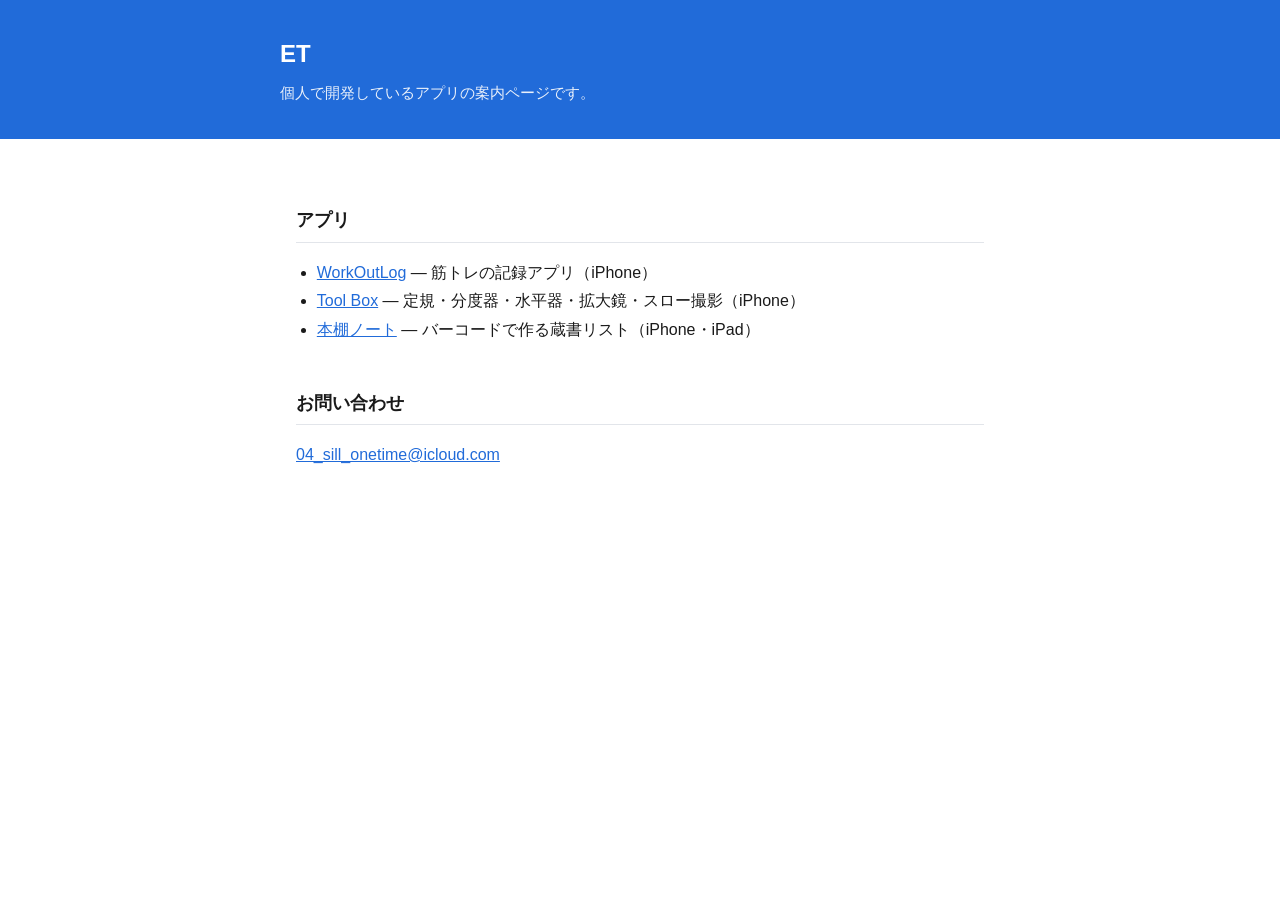
<file: index.html>
<!doctype html>
<html lang="ja">
<head>
<meta charset="utf-8">
<meta name="viewport" content="width=device-width, initial-scale=1">
<title>ET のアプリ</title>
<link rel="stylesheet" href="/style.css">
</head>
<body>
<header><div class="inner">
  <h1>ET</h1>
  <p>個人で開発しているアプリの案内ページです。</p>
</div></header>
<main>
  <h2>アプリ</h2>
  <ul>
    <li><a href="/workoutlog/">WorkOutLog</a> — 筋トレの記録アプリ（iPhone）</li>
    <li><a href="/toolbox/">Tool Box</a> — 定規・分度器・水平器・拡大鏡・スロー撮影（iPhone）</li>
    <li><a href="/bookshelf/">本棚ノート</a> — バーコードで作る蔵書リスト（iPhone・iPad）</li>
  </ul>
  <h2>お問い合わせ</h2>
  <p><a href="mailto:04_sill_onetime@icloud.com">04_sill_onetime@icloud.com</a></p>
</main>
</body>
</html>
</file>
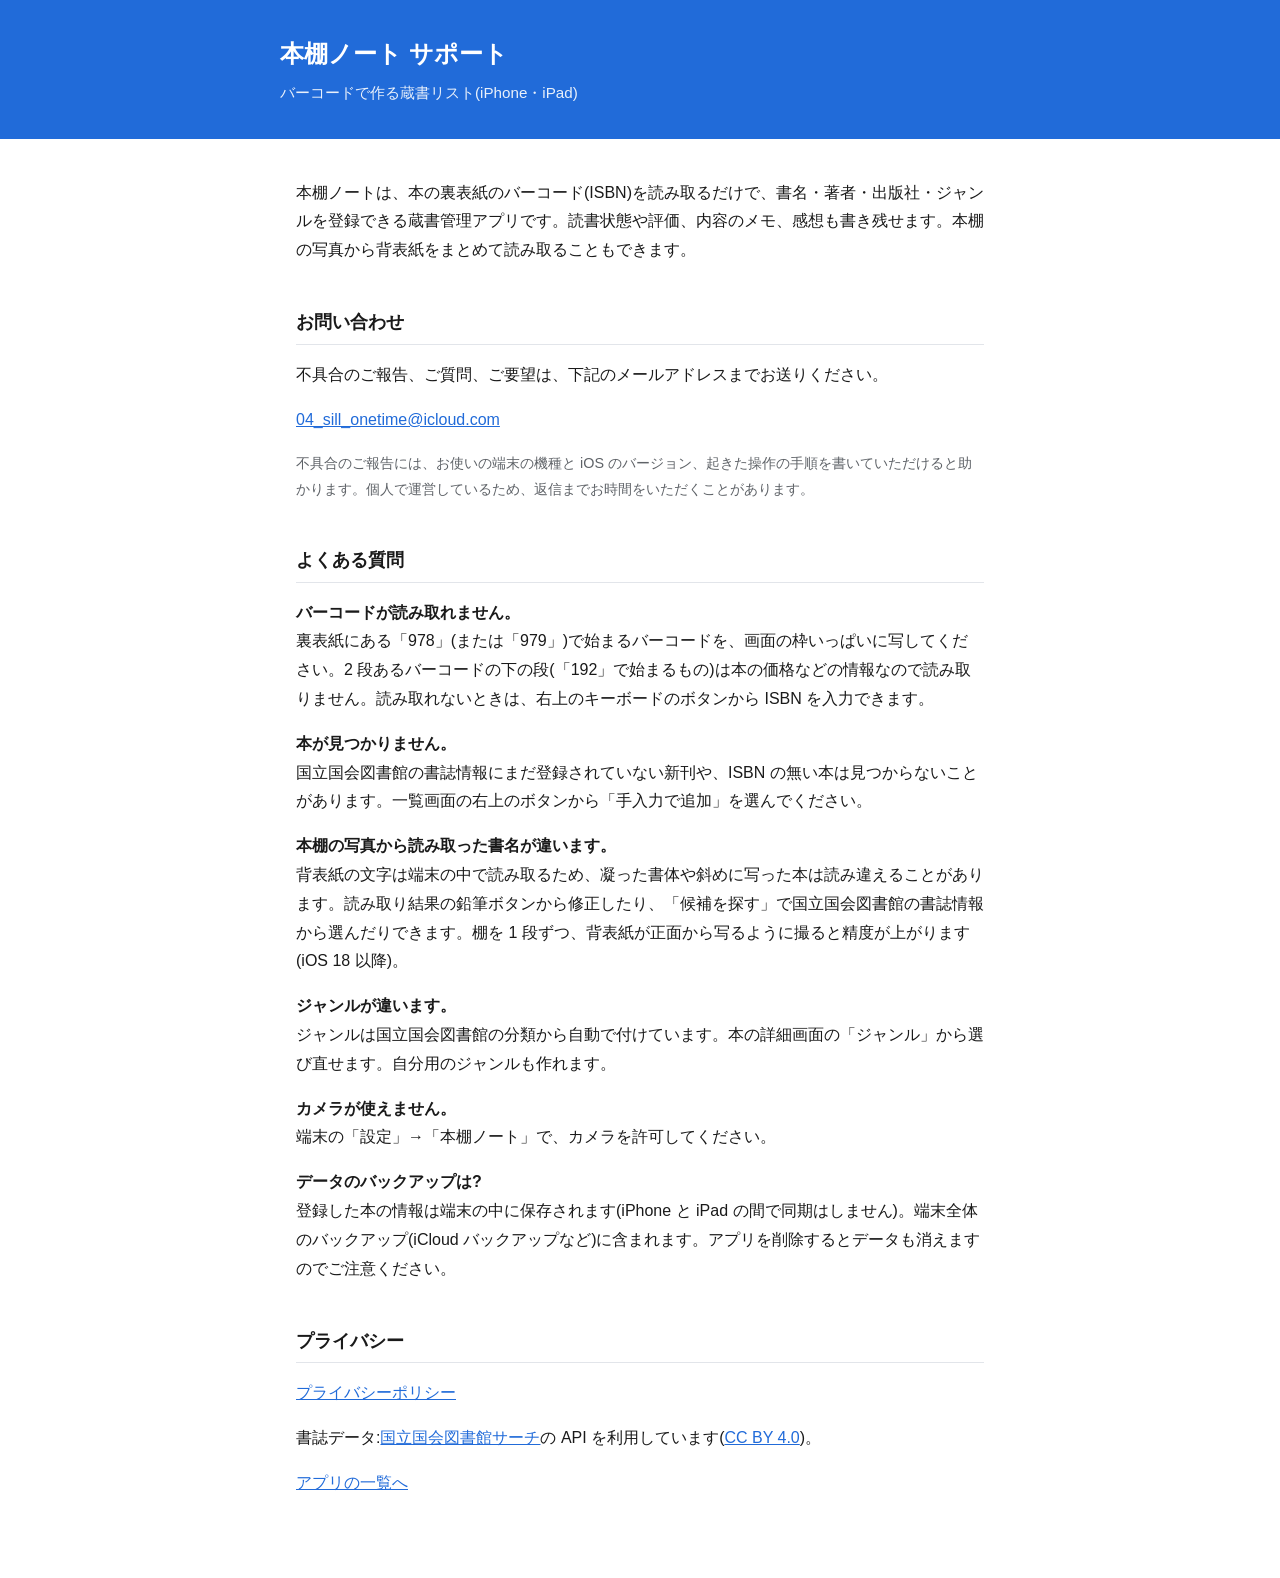
<file: bookshelf/index.html>
<!doctype html>
<html lang="ja">
<head>
<meta charset="utf-8">
<meta name="viewport" content="width=device-width, initial-scale=1">
<title>本棚ノート サポート</title>
<meta name="description" content="iPhone・iPad アプリ 本棚ノートのサポートページです。">
<link rel="stylesheet" href="/style.css">
</head>
<body>
<header><div class="inner">
  <h1>本棚ノート サポート</h1>
  <p>バーコードで作る蔵書リスト(iPhone・iPad)</p>
</div></header>
<main>
  <p>本棚ノートは、本の裏表紙のバーコード(ISBN)を読み取るだけで、書名・著者・出版社・ジャンルを登録できる蔵書管理アプリです。読書状態や評価、内容のメモ、感想も書き残せます。本棚の写真から背表紙をまとめて読み取ることもできます。</p>

  <h2>お問い合わせ</h2>
  <p>不具合のご報告、ご質問、ご要望は、下記のメールアドレスまでお送りください。</p>
  <p><a href="mailto:04_sill_onetime@icloud.com?subject=%E6%9C%AC%E6%A3%9A%E3%83%8E%E3%83%BC%E3%83%88%E3%81%AB%E3%81%A4%E3%81%84%E3%81%A6">04_sill_onetime@icloud.com</a></p>
  <p class="note">不具合のご報告には、お使いの端末の機種と iOS のバージョン、起きた操作の手順を書いていただけると助かります。個人で運営しているため、返信までお時間をいただくことがあります。</p>

  <h2>よくある質問</h2>
  <p><strong>バーコードが読み取れません。</strong><br>
  裏表紙にある「978」(または「979」)で始まるバーコードを、画面の枠いっぱいに写してください。2 段あるバーコードの下の段(「192」で始まるもの)は本の価格などの情報なので読み取りません。読み取れないときは、右上のキーボードのボタンから ISBN を入力できます。</p>
  <p><strong>本が見つかりません。</strong><br>
  国立国会図書館の書誌情報にまだ登録されていない新刊や、ISBN の無い本は見つからないことがあります。一覧画面の右上のボタンから「手入力で追加」を選んでください。</p>
  <p><strong>本棚の写真から読み取った書名が違います。</strong><br>
  背表紙の文字は端末の中で読み取るため、凝った書体や斜めに写った本は読み違えることがあります。読み取り結果の鉛筆ボタンから修正したり、「候補を探す」で国立国会図書館の書誌情報から選んだりできます。棚を 1 段ずつ、背表紙が正面から写るように撮ると精度が上がります(iOS 18 以降)。</p>
  <p><strong>ジャンルが違います。</strong><br>
  ジャンルは国立国会図書館の分類から自動で付けています。本の詳細画面の「ジャンル」から選び直せます。自分用のジャンルも作れます。</p>
  <p><strong>カメラが使えません。</strong><br>
  端末の「設定」→「本棚ノート」で、カメラを許可してください。</p>
  <p><strong>データのバックアップは?</strong><br>
  登録した本の情報は端末の中に保存されます(iPhone と iPad の間で同期はしません)。端末全体のバックアップ(iCloud バックアップなど)に含まれます。アプリを削除するとデータも消えますのでご注意ください。</p>

  <h2>プライバシー</h2>
  <p><a href="/bookshelf/privacy.html">プライバシーポリシー</a></p>
  <p>書誌データ:<a href="https://ndlsearch.ndl.go.jp/">国立国会図書館サーチ</a>の API を利用しています(<a href="https://creativecommons.org/licenses/by/4.0/legalcode.ja">CC BY 4.0</a>)。</p>
  <p><a href="/">アプリの一覧へ</a></p>
</main>
</body>
</html>
</file>
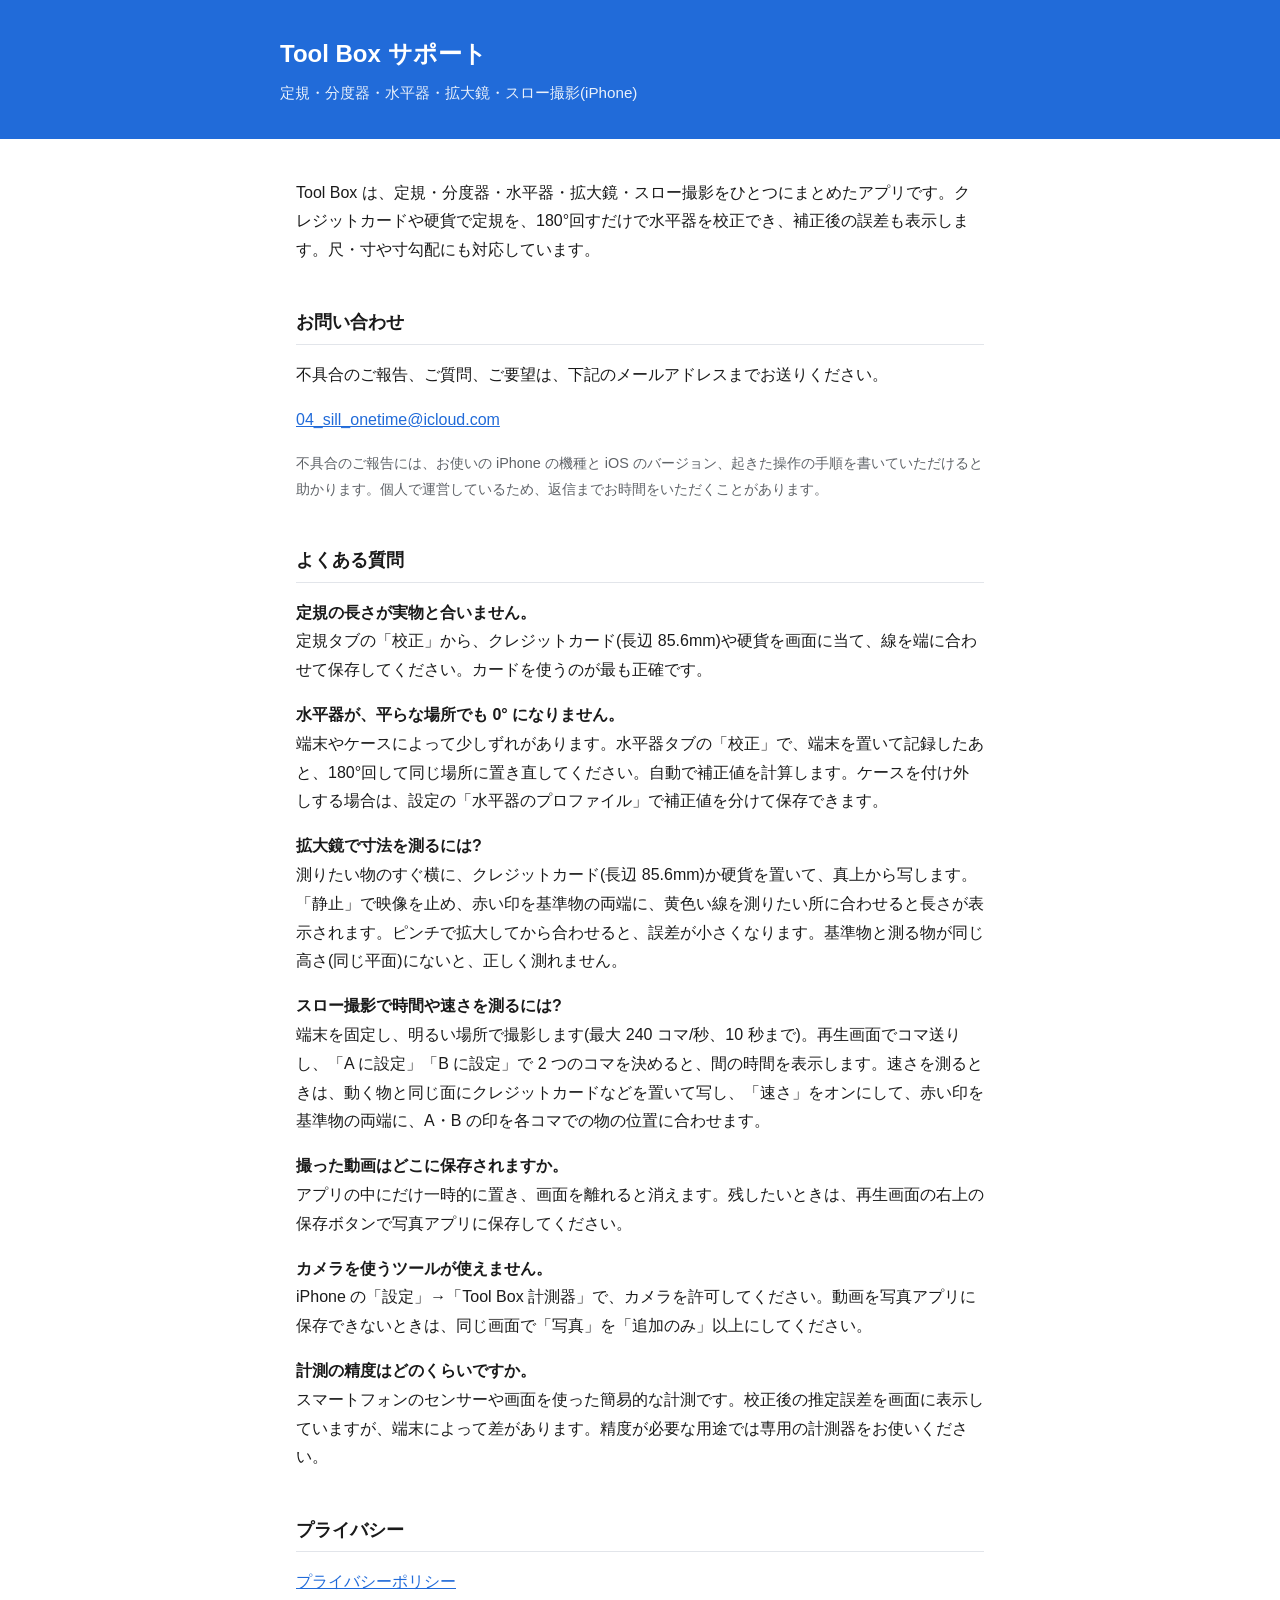
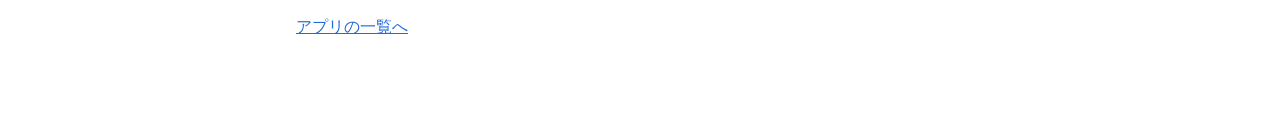
<file: toolbox/index.html>
<!doctype html>
<html lang="ja">
<head>
<meta charset="utf-8">
<meta name="viewport" content="width=device-width, initial-scale=1">
<title>Tool Box サポート</title>
<meta name="description" content="iPhone アプリ Tool Box 定規・分度器・水平器のサポートページです。">
<link rel="stylesheet" href="/style.css">
</head>
<body>
<header><div class="inner">
  <h1>Tool Box サポート</h1>
  <p>定規・分度器・水平器・拡大鏡・スロー撮影(iPhone)</p>
</div></header>
<main>
  <p>Tool Box は、定規・分度器・水平器・拡大鏡・スロー撮影をひとつにまとめたアプリです。クレジットカードや硬貨で定規を、180°回すだけで水平器を校正でき、補正後の誤差も表示します。尺・寸や寸勾配にも対応しています。</p>

  <h2>お問い合わせ</h2>
  <p>不具合のご報告、ご質問、ご要望は、下記のメールアドレスまでお送りください。</p>
  <p><a href="mailto:04_sill_onetime@icloud.com?subject=Tool%20Box%20%E3%81%AB%E3%81%A4%E3%81%84%E3%81%A6">04_sill_onetime@icloud.com</a></p>
  <p class="note">不具合のご報告には、お使いの iPhone の機種と iOS のバージョン、起きた操作の手順を書いていただけると助かります。個人で運営しているため、返信までお時間をいただくことがあります。</p>

  <h2>よくある質問</h2>
  <p><strong>定規の長さが実物と合いません。</strong><br>
  定規タブの「校正」から、クレジットカード(長辺 85.6mm)や硬貨を画面に当て、線を端に合わせて保存してください。カードを使うのが最も正確です。</p>
  <p><strong>水平器が、平らな場所でも 0° になりません。</strong><br>
  端末やケースによって少しずれがあります。水平器タブの「校正」で、端末を置いて記録したあと、180°回して同じ場所に置き直してください。自動で補正値を計算します。ケースを付け外しする場合は、設定の「水平器のプロファイル」で補正値を分けて保存できます。</p>
  <p><strong>拡大鏡で寸法を測るには?</strong><br>
  測りたい物のすぐ横に、クレジットカード(長辺 85.6mm)か硬貨を置いて、真上から写します。「静止」で映像を止め、赤い印を基準物の両端に、黄色い線を測りたい所に合わせると長さが表示されます。ピンチで拡大してから合わせると、誤差が小さくなります。基準物と測る物が同じ高さ(同じ平面)にないと、正しく測れません。</p>
  <p><strong>スロー撮影で時間や速さを測るには?</strong><br>
  端末を固定し、明るい場所で撮影します(最大 240 コマ/秒、10 秒まで)。再生画面でコマ送りし、「A に設定」「B に設定」で 2 つのコマを決めると、間の時間を表示します。速さを測るときは、動く物と同じ面にクレジットカードなどを置いて写し、「速さ」をオンにして、赤い印を基準物の両端に、A・B の印を各コマでの物の位置に合わせます。</p>
  <p><strong>撮った動画はどこに保存されますか。</strong><br>
  アプリの中にだけ一時的に置き、画面を離れると消えます。残したいときは、再生画面の右上の保存ボタンで写真アプリに保存してください。</p>
  <p><strong>カメラを使うツールが使えません。</strong><br>
  iPhone の「設定」→「Tool Box 計測器」で、カメラを許可してください。動画を写真アプリに保存できないときは、同じ画面で「写真」を「追加のみ」以上にしてください。</p>
  <p><strong>計測の精度はどのくらいですか。</strong><br>
  スマートフォンのセンサーや画面を使った簡易的な計測です。校正後の推定誤差を画面に表示していますが、端末によって差があります。精度が必要な用途では専用の計測器をお使いください。</p>

  <h2>プライバシー</h2>
  <p><a href="/toolbox/privacy.html">プライバシーポリシー</a></p>
  <p><a href="/">アプリの一覧へ</a></p>
</main>
</body>
</html>
</file>
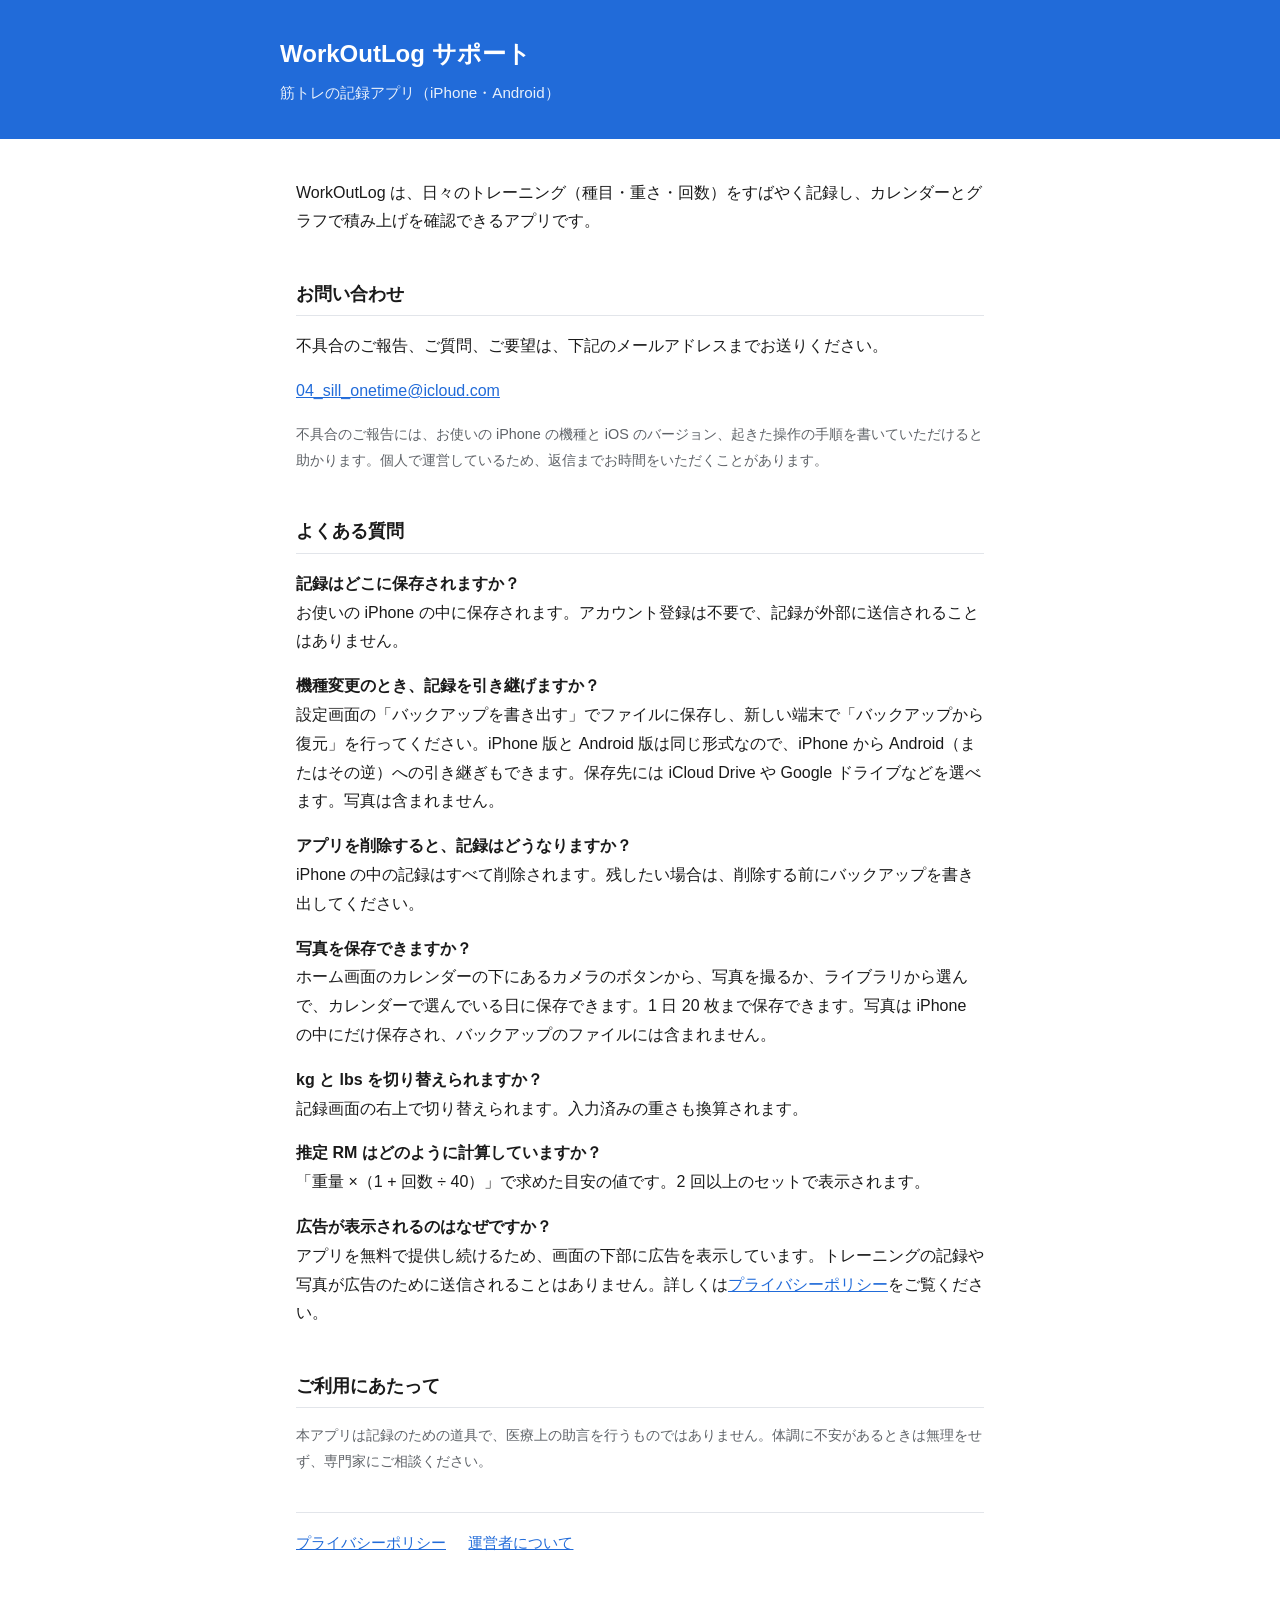
<file: workoutlog/index.html>
<!doctype html>
<html lang="ja">
<head>
<meta charset="utf-8">
<meta name="viewport" content="width=device-width, initial-scale=1">
<title>WorkOutLog サポート</title>
<meta name="description" content="iPhone アプリ WorkOutLog のサポートページです。">
<link rel="stylesheet" href="/style.css">
</head>
<body>
<header><div class="inner">
  <h1>WorkOutLog サポート</h1>
  <p>筋トレの記録アプリ（iPhone・Android）</p>
</div></header>
<main>
  <p>WorkOutLog は、日々のトレーニング（種目・重さ・回数）をすばやく記録し、カレンダーとグラフで積み上げを確認できるアプリです。</p>

  <h2>お問い合わせ</h2>
  <p>不具合のご報告、ご質問、ご要望は、下記のメールアドレスまでお送りください。</p>
  <p><a href="mailto:04_sill_onetime@icloud.com?subject=WorkOutLog%20%E3%81%AB%E3%81%A4%E3%81%84%E3%81%A6">04_sill_onetime@icloud.com</a></p>
  <p class="note">不具合のご報告には、お使いの iPhone の機種と iOS のバージョン、起きた操作の手順を書いていただけると助かります。個人で運営しているため、返信までお時間をいただくことがあります。</p>

  <h2>よくある質問</h2>

  <p><strong>記録はどこに保存されますか？</strong><br>
  お使いの iPhone の中に保存されます。アカウント登録は不要で、記録が外部に送信されることはありません。</p>

  <p><strong>機種変更のとき、記録を引き継げますか？</strong><br>
  設定画面の「バックアップを書き出す」でファイルに保存し、新しい端末で「バックアップから復元」を行ってください。iPhone 版と Android 版は同じ形式なので、iPhone から Android（またはその逆）への引き継ぎもできます。保存先には iCloud Drive や Google ドライブなどを選べます。写真は含まれません。</p>

  <p><strong>アプリを削除すると、記録はどうなりますか？</strong><br>
  iPhone の中の記録はすべて削除されます。残したい場合は、削除する前にバックアップを書き出してください。</p>

  <p><strong>写真を保存できますか？</strong><br>
  ホーム画面のカレンダーの下にあるカメラのボタンから、写真を撮るか、ライブラリから選んで、カレンダーで選んでいる日に保存できます。1 日 20 枚まで保存できます。写真は iPhone の中にだけ保存され、バックアップのファイルには含まれません。</p>

  <p><strong>kg と lbs を切り替えられますか？</strong><br>
  記録画面の右上で切り替えられます。入力済みの重さも換算されます。</p>

  <p><strong>推定 RM はどのように計算していますか？</strong><br>
  「重量 ×（1 + 回数 ÷ 40）」で求めた目安の値です。2 回以上のセットで表示されます。</p>

  <p><strong>広告が表示されるのはなぜですか？</strong><br>
  アプリを無料で提供し続けるため、画面の下部に広告を表示しています。トレーニングの記録や写真が広告のために送信されることはありません。詳しくは<a href="/workoutlog/privacy.html">プライバシーポリシー</a>をご覧ください。</p>

  <h2>ご利用にあたって</h2>
  <p class="note">本アプリは記録のための道具で、医療上の助言を行うものではありません。体調に不安があるときは無理をせず、専門家にご相談ください。</p>

  <nav>
    <a href="/workoutlog/privacy.html">プライバシーポリシー</a>
    <a href="/">運営者について</a>
  </nav>
</main>
</body>
</html>
</file>
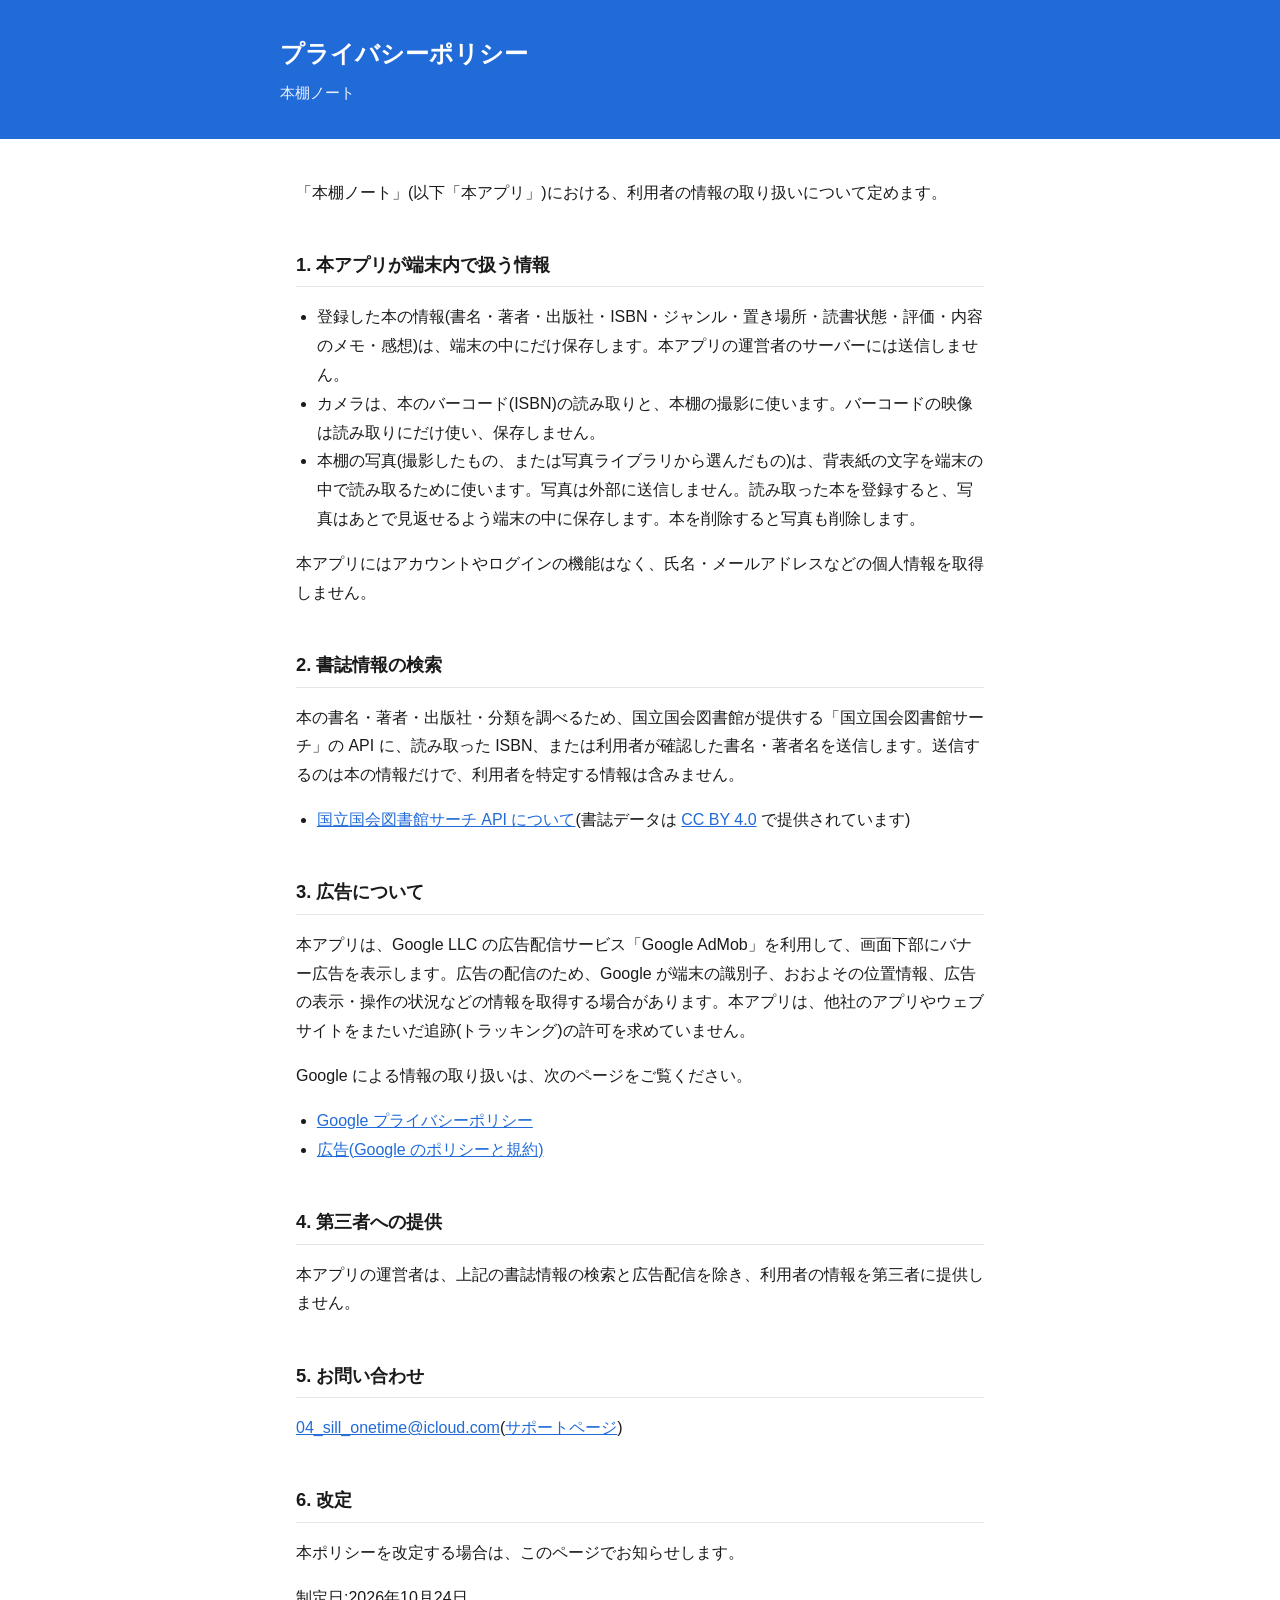
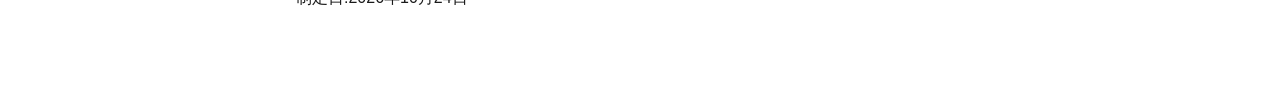
<file: bookshelf/privacy.html>
<!doctype html>
<html lang="ja">
<head>
<meta charset="utf-8">
<meta name="viewport" content="width=device-width, initial-scale=1">
<title>本棚ノート プライバシーポリシー</title>
<meta name="description" content="本棚ノートのプライバシーポリシーです。">
<link rel="stylesheet" href="/style.css">
</head>
<body>
<header><div class="inner">
  <h1>プライバシーポリシー</h1>
  <p>本棚ノート</p>
</div></header>
<main>
<p>「本棚ノート」(以下「本アプリ」)における、利用者の情報の取り扱いについて定めます。</p>

<h2>1. 本アプリが端末内で扱う情報</h2>
<ul>
  <li>登録した本の情報(書名・著者・出版社・ISBN・ジャンル・置き場所・読書状態・評価・内容のメモ・感想)は、端末の中にだけ保存します。本アプリの運営者のサーバーには送信しません。</li>
  <li>カメラは、本のバーコード(ISBN)の読み取りと、本棚の撮影に使います。バーコードの映像は読み取りにだけ使い、保存しません。</li>
  <li>本棚の写真(撮影したもの、または写真ライブラリから選んだもの)は、背表紙の文字を端末の中で読み取るために使います。写真は外部に送信しません。読み取った本を登録すると、写真はあとで見返せるよう端末の中に保存します。本を削除すると写真も削除します。</li>
</ul>
<p>本アプリにはアカウントやログインの機能はなく、氏名・メールアドレスなどの個人情報を取得しません。</p>

<h2>2. 書誌情報の検索</h2>
<p>本の書名・著者・出版社・分類を調べるため、国立国会図書館が提供する「国立国会図書館サーチ」の API に、読み取った ISBN、または利用者が確認した書名・著者名を送信します。送信するのは本の情報だけで、利用者を特定する情報は含みません。</p>
<ul>
  <li><a href="https://ndlsearch.ndl.go.jp/help/api">国立国会図書館サーチ API について</a>(書誌データは <a href="https://creativecommons.org/licenses/by/4.0/legalcode.ja">CC BY 4.0</a> で提供されています)</li>
</ul>

<h2>3. 広告について</h2>
<p>本アプリは、Google LLC の広告配信サービス「Google AdMob」を利用して、画面下部にバナー広告を表示します。広告の配信のため、Google が端末の識別子、おおよその位置情報、広告の表示・操作の状況などの情報を取得する場合があります。本アプリは、他社のアプリやウェブサイトをまたいだ追跡(トラッキング)の許可を求めていません。</p>
<p>Google による情報の取り扱いは、次のページをご覧ください。</p>
<ul>
  <li><a href="https://policies.google.com/privacy">Google プライバシーポリシー</a></li>
  <li><a href="https://policies.google.com/technologies/ads">広告(Google のポリシーと規約)</a></li>
</ul>

<h2>4. 第三者への提供</h2>
<p>本アプリの運営者は、上記の書誌情報の検索と広告配信を除き、利用者の情報を第三者に提供しません。</p>

<h2>5. お問い合わせ</h2>
<p><a href="mailto:04_sill_onetime@icloud.com">04_sill_onetime@icloud.com</a>(<a href="/bookshelf/">サポートページ</a>)</p>

<h2>6. 改定</h2>
<p>本ポリシーを改定する場合は、このページでお知らせします。</p>
<p>制定日:2026年10月24日</p>
</main>
</body>
</html>
</file>
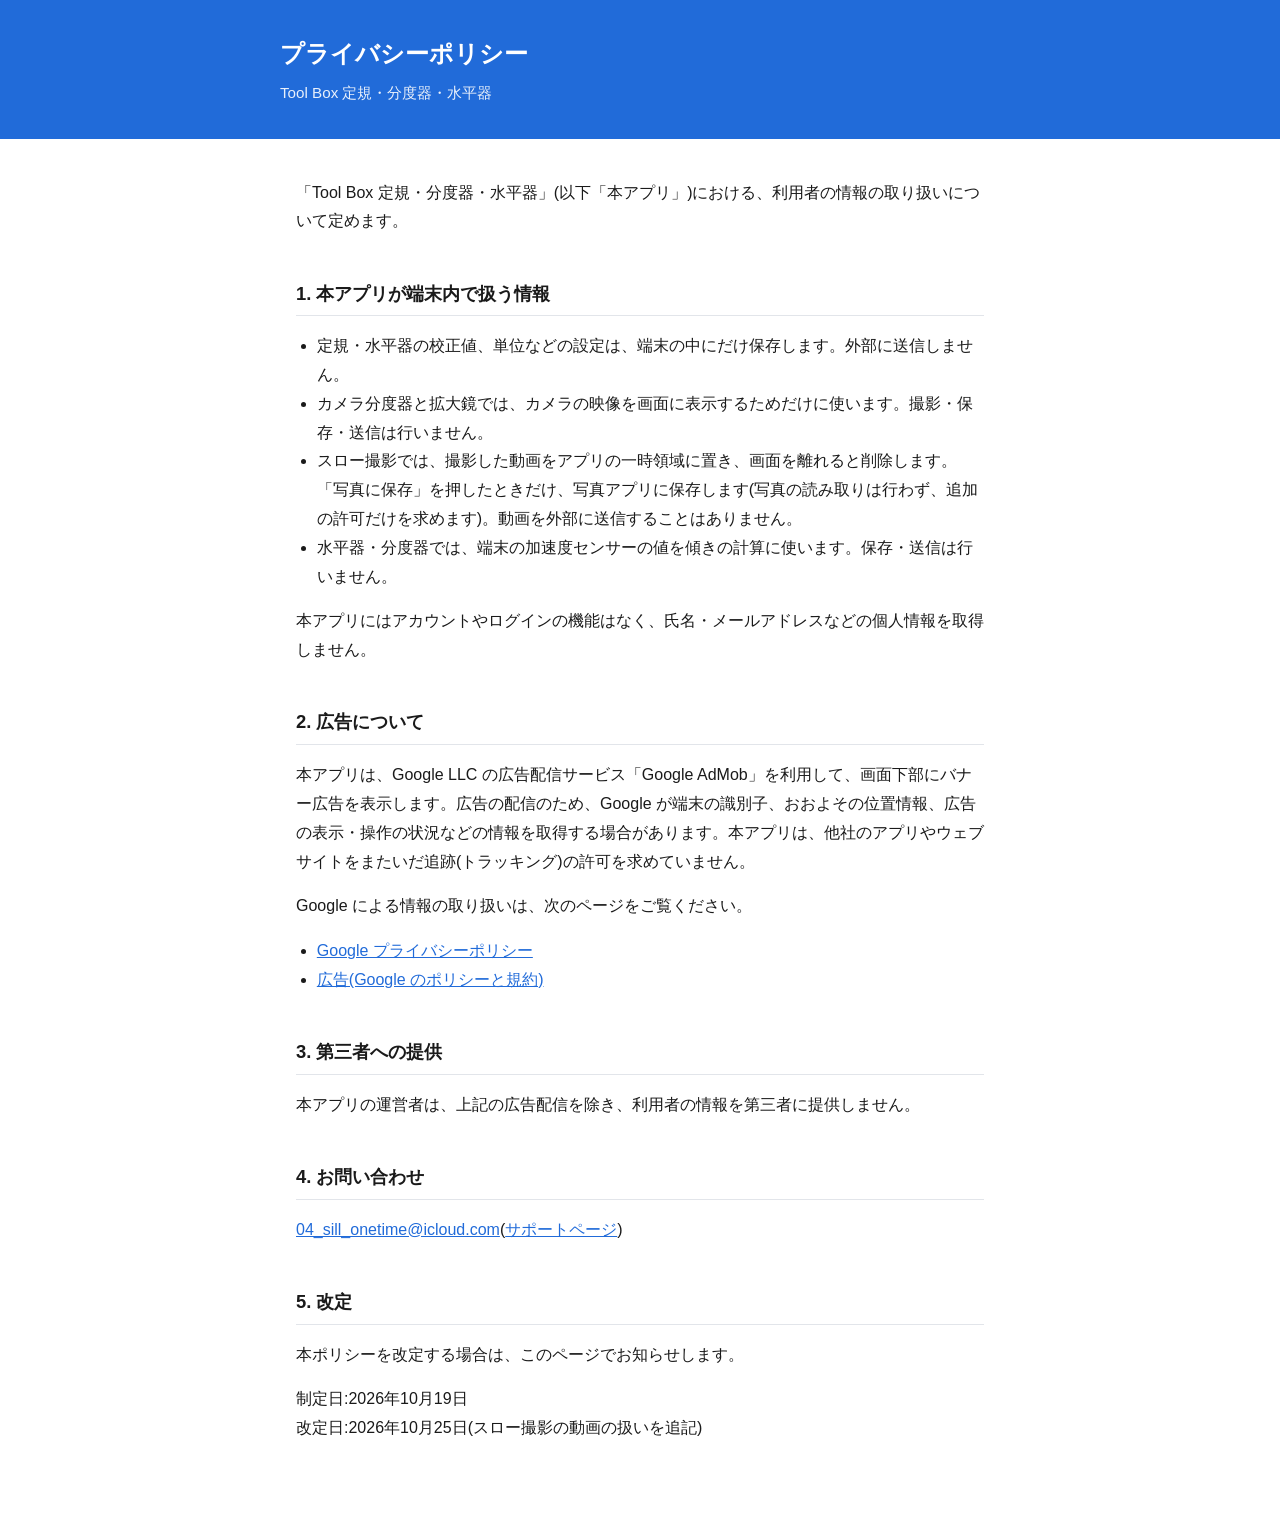
<file: toolbox/privacy.html>
<!doctype html>
<html lang="ja">
<head>
<meta charset="utf-8">
<meta name="viewport" content="width=device-width, initial-scale=1">
<title>Tool Box プライバシーポリシー</title>
<meta name="description" content="Tool Box 定規・分度器・水平器のプライバシーポリシーです。">
<link rel="stylesheet" href="/style.css">
</head>
<body>
<header><div class="inner">
  <h1>プライバシーポリシー</h1>
  <p>Tool Box 定規・分度器・水平器</p>
</div></header>
<main>
<p>「Tool Box 定規・分度器・水平器」(以下「本アプリ」)における、利用者の情報の取り扱いについて定めます。</p>

<h2>1. 本アプリが端末内で扱う情報</h2>
<ul>
  <li>定規・水平器の校正値、単位などの設定は、端末の中にだけ保存します。外部に送信しません。</li>
  <li>カメラ分度器と拡大鏡では、カメラの映像を画面に表示するためだけに使います。撮影・保存・送信は行いません。</li>
  <li>スロー撮影では、撮影した動画をアプリの一時領域に置き、画面を離れると削除します。「写真に保存」を押したときだけ、写真アプリに保存します(写真の読み取りは行わず、追加の許可だけを求めます)。動画を外部に送信することはありません。</li>
  <li>水平器・分度器では、端末の加速度センサーの値を傾きの計算に使います。保存・送信は行いません。</li>
</ul>
<p>本アプリにはアカウントやログインの機能はなく、氏名・メールアドレスなどの個人情報を取得しません。</p>

<h2>2. 広告について</h2>
<p>本アプリは、Google LLC の広告配信サービス「Google AdMob」を利用して、画面下部にバナー広告を表示します。広告の配信のため、Google が端末の識別子、おおよその位置情報、広告の表示・操作の状況などの情報を取得する場合があります。本アプリは、他社のアプリやウェブサイトをまたいだ追跡(トラッキング)の許可を求めていません。</p>
<p>Google による情報の取り扱いは、次のページをご覧ください。</p>
<ul>
  <li><a href="https://policies.google.com/privacy">Google プライバシーポリシー</a></li>
  <li><a href="https://policies.google.com/technologies/ads">広告(Google のポリシーと規約)</a></li>
</ul>

<h2>3. 第三者への提供</h2>
<p>本アプリの運営者は、上記の広告配信を除き、利用者の情報を第三者に提供しません。</p>

<h2>4. お問い合わせ</h2>
<p><a href="mailto:04_sill_onetime@icloud.com">04_sill_onetime@icloud.com</a>(<a href="/toolbox/">サポートページ</a>)</p>

<h2>5. 改定</h2>
<p>本ポリシーを改定する場合は、このページでお知らせします。</p>
<p>制定日:2026年10月19日<br>改定日:2026年10月25日(スロー撮影の動画の扱いを追記)</p>
</main>
</body>
</html>
</file>
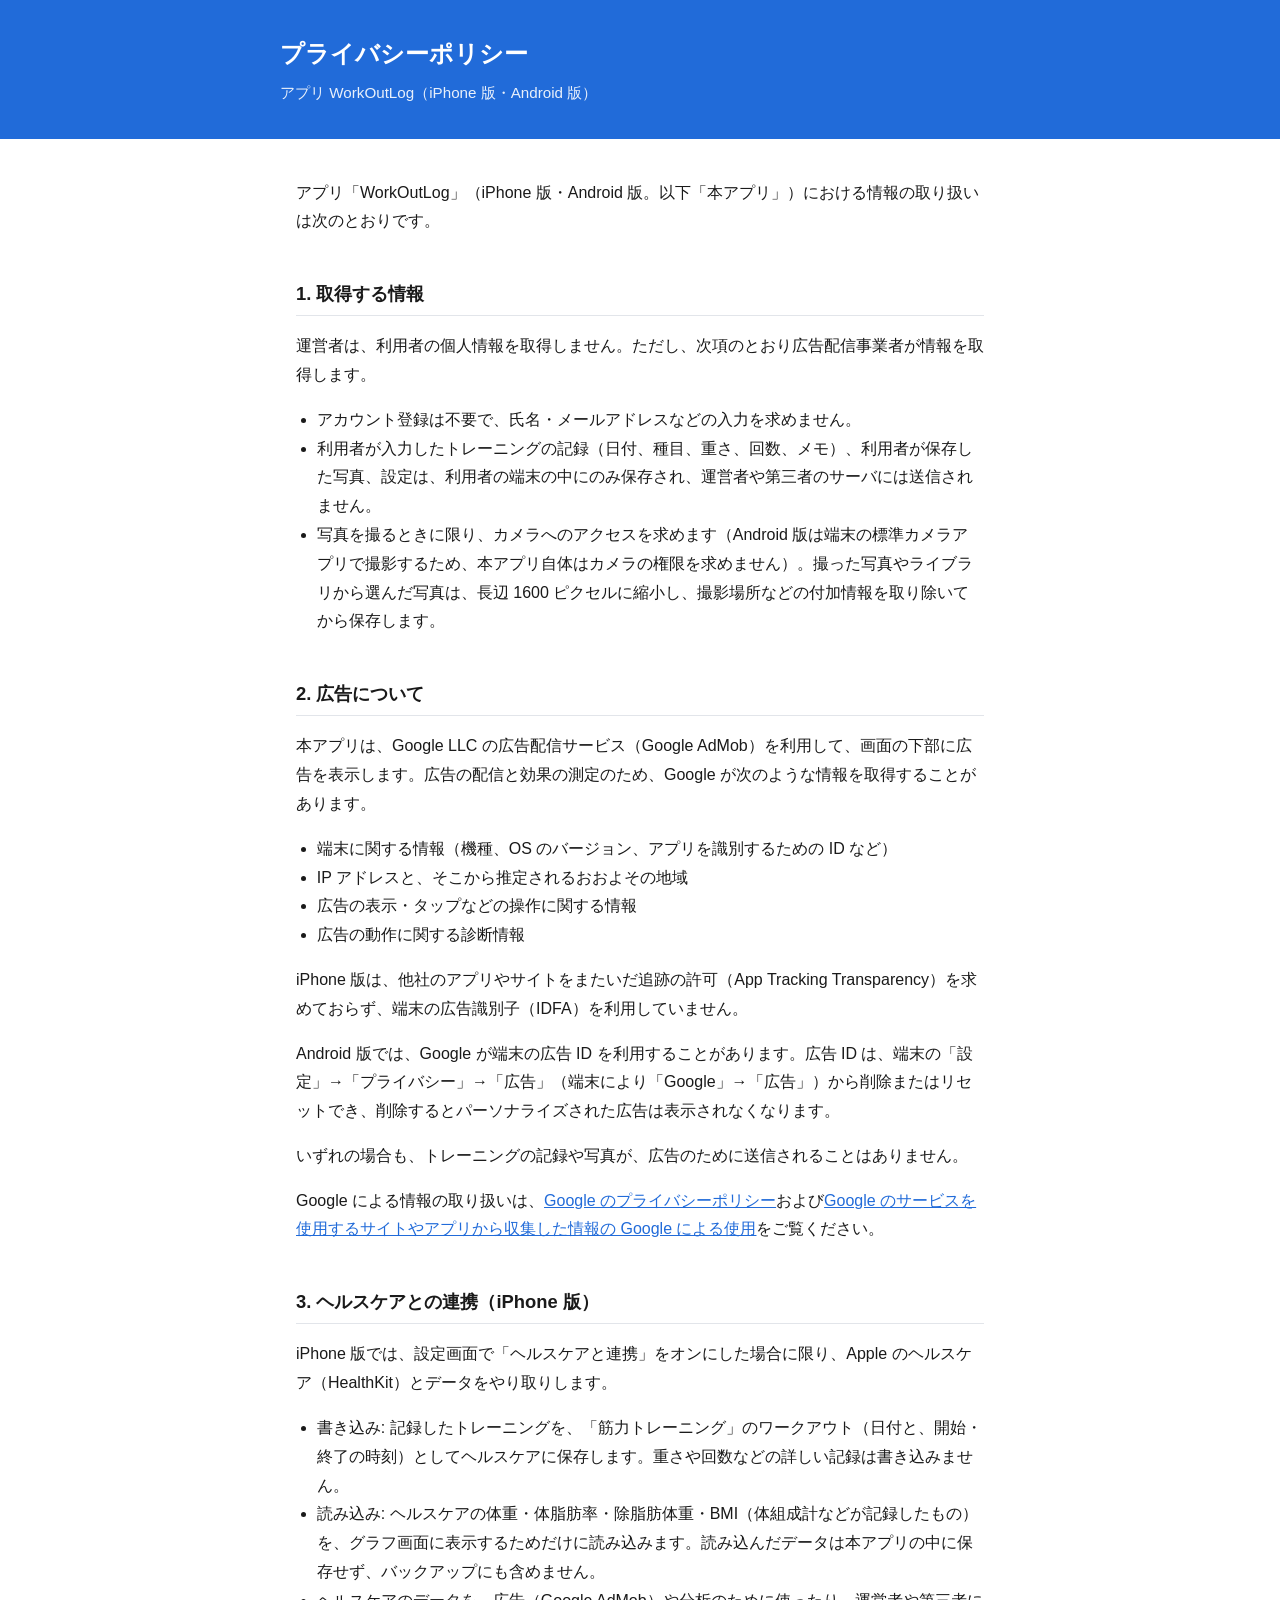
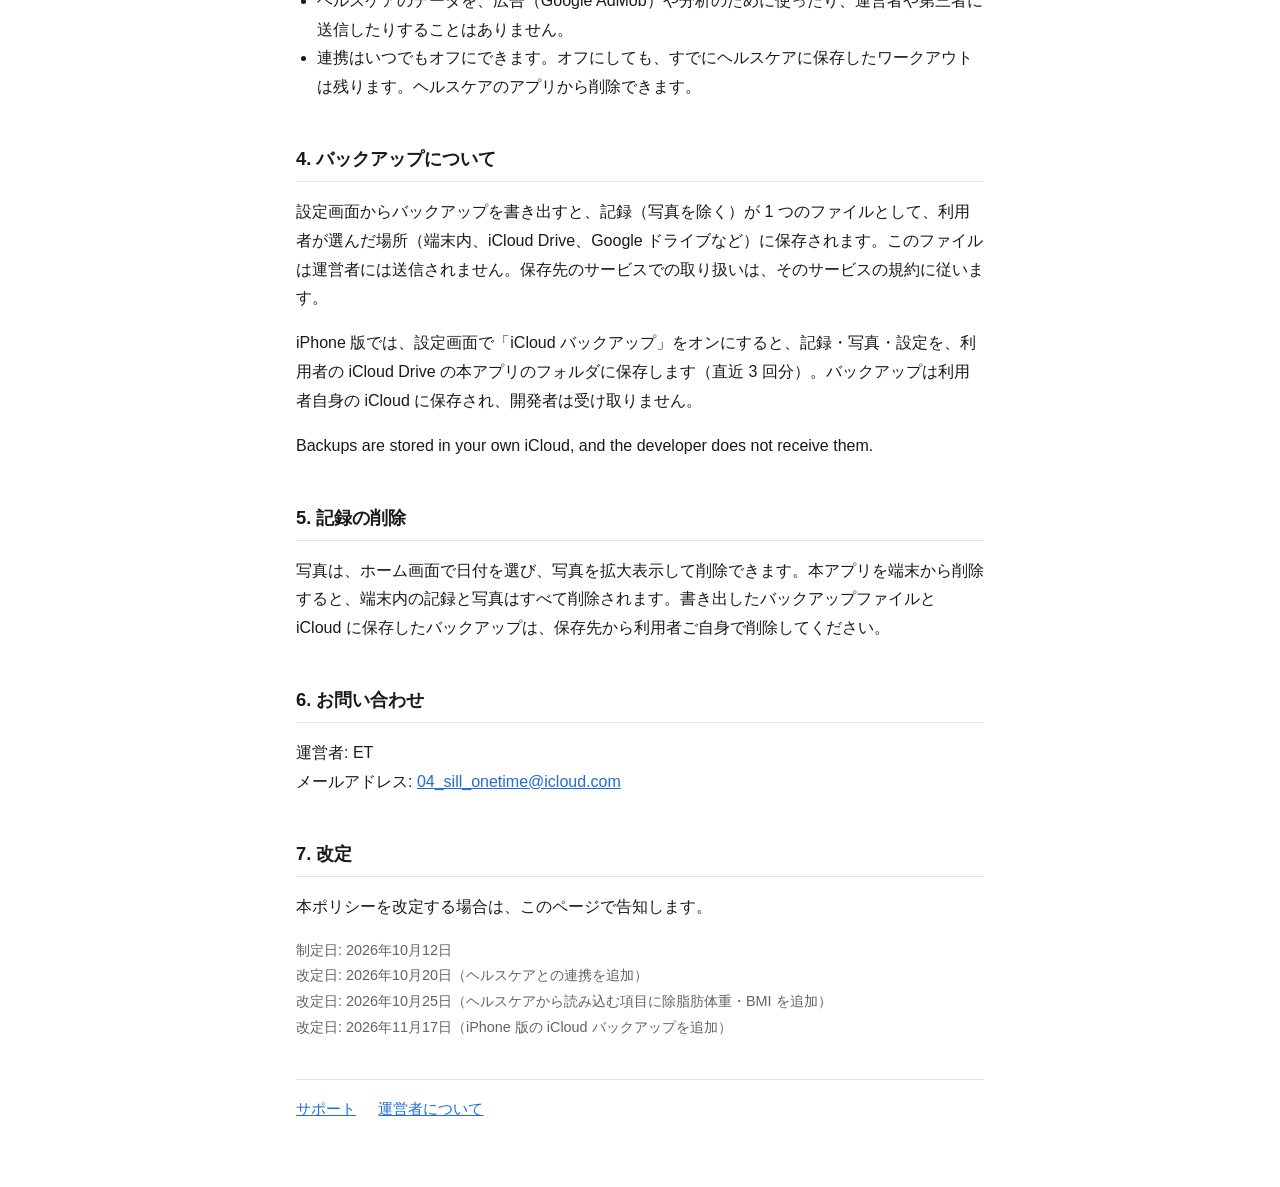
<file: workoutlog/privacy.html>
<!doctype html>
<html lang="ja">
<head>
<meta charset="utf-8">
<meta name="viewport" content="width=device-width, initial-scale=1">
<title>WorkOutLog プライバシーポリシー</title>
<link rel="stylesheet" href="/style.css">
</head>
<body>
<header><div class="inner">
  <h1>プライバシーポリシー</h1>
  <p>アプリ WorkOutLog（iPhone 版・Android 版）</p>
</div></header>
<main>
  <p>アプリ「WorkOutLog」（iPhone 版・Android 版。以下「本アプリ」）における情報の取り扱いは次のとおりです。</p>

  <h2>1. 取得する情報</h2>
  <p>運営者は、利用者の個人情報を取得しません。ただし、次項のとおり広告配信事業者が情報を取得します。</p>
  <ul>
    <li>アカウント登録は不要で、氏名・メールアドレスなどの入力を求めません。</li>
    <li>利用者が入力したトレーニングの記録（日付、種目、重さ、回数、メモ）、利用者が保存した写真、設定は、利用者の端末の中にのみ保存され、運営者や第三者のサーバには送信されません。</li>
    <li>写真を撮るときに限り、カメラへのアクセスを求めます（Android 版は端末の標準カメラアプリで撮影するため、本アプリ自体はカメラの権限を求めません）。撮った写真やライブラリから選んだ写真は、長辺 1600 ピクセルに縮小し、撮影場所などの付加情報を取り除いてから保存します。</li>
  </ul>

  <h2>2. 広告について</h2>
  <p>本アプリは、Google LLC の広告配信サービス（Google AdMob）を利用して、画面の下部に広告を表示します。広告の配信と効果の測定のため、Google が次のような情報を取得することがあります。</p>
  <ul>
    <li>端末に関する情報（機種、OS のバージョン、アプリを識別するための ID など）</li>
    <li>IP アドレスと、そこから推定されるおおよその地域</li>
    <li>広告の表示・タップなどの操作に関する情報</li>
    <li>広告の動作に関する診断情報</li>
  </ul>
  <p>iPhone 版は、他社のアプリやサイトをまたいだ追跡の許可（App Tracking Transparency）を求めておらず、端末の広告識別子（IDFA）を利用していません。</p>
  <p>Android 版では、Google が端末の広告 ID を利用することがあります。広告 ID は、端末の「設定」→「プライバシー」→「広告」（端末により「Google」→「広告」）から削除またはリセットでき、削除するとパーソナライズされた広告は表示されなくなります。</p>
  <p>いずれの場合も、トレーニングの記録や写真が、広告のために送信されることはありません。</p>
  <p>Google による情報の取り扱いは、<a href="https://policies.google.com/privacy">Google のプライバシーポリシー</a>および<a href="https://policies.google.com/technologies/partner-sites">Google のサービスを使用するサイトやアプリから収集した情報の Google による使用</a>をご覧ください。</p>

  <h2>3. ヘルスケアとの連携（iPhone 版）</h2>
  <p>iPhone 版では、設定画面で「ヘルスケアと連携」をオンにした場合に限り、Apple のヘルスケア（HealthKit）とデータをやり取りします。</p>
  <ul>
    <li>書き込み: 記録したトレーニングを、「筋力トレーニング」のワークアウト（日付と、開始・終了の時刻）としてヘルスケアに保存します。重さや回数などの詳しい記録は書き込みません。</li>
    <li>読み込み: ヘルスケアの体重・体脂肪率・除脂肪体重・BMI（体組成計などが記録したもの）を、グラフ画面に表示するためだけに読み込みます。読み込んだデータは本アプリの中に保存せず、バックアップにも含めません。</li>
    <li>ヘルスケアのデータを、広告（Google AdMob）や分析のために使ったり、運営者や第三者に送信したりすることはありません。</li>
    <li>連携はいつでもオフにできます。オフにしても、すでにヘルスケアに保存したワークアウトは残ります。ヘルスケアのアプリから削除できます。</li>
  </ul>

  <h2>4. バックアップについて</h2>
  <p>設定画面からバックアップを書き出すと、記録（写真を除く）が 1 つのファイルとして、利用者が選んだ場所（端末内、iCloud Drive、Google ドライブなど）に保存されます。このファイルは運営者には送信されません。保存先のサービスでの取り扱いは、そのサービスの規約に従います。</p>
  <p>iPhone 版では、設定画面で「iCloud バックアップ」をオンにすると、記録・写真・設定を、利用者の iCloud Drive の本アプリのフォルダに保存します（直近 3 回分）。バックアップは利用者自身の iCloud に保存され、開発者は受け取りません。</p>
  <p lang="en">Backups are stored in your own iCloud, and the developer does not receive them.</p>

  <h2>5. 記録の削除</h2>
  <p>写真は、ホーム画面で日付を選び、写真を拡大表示して削除できます。本アプリを端末から削除すると、端末内の記録と写真はすべて削除されます。書き出したバックアップファイルと iCloud に保存したバックアップは、保存先から利用者ご自身で削除してください。</p>

  <h2>6. お問い合わせ</h2>
  <p>運営者: ET<br>
  メールアドレス: <a href="mailto:04_sill_onetime@icloud.com">04_sill_onetime@icloud.com</a></p>

  <h2>7. 改定</h2>
  <p>本ポリシーを改定する場合は、このページで告知します。</p>

  <p class="note">制定日: 2026年10月12日<br>改定日: 2026年10月20日（ヘルスケアとの連携を追加）<br>改定日: 2026年10月25日（ヘルスケアから読み込む項目に除脂肪体重・BMI を追加）<br>改定日: 2026年11月17日（iPhone 版の iCloud バックアップを追加）</p>

  <nav>
    <a href="/workoutlog/">サポート</a>
    <a href="/">運営者について</a>
  </nav>
</main>
</body>
</html>
</file>
<file: style.css>
:root {
  --brand: #216bd9;
  --text: #1a1a1a;
  --muted: #5f6368;
  --bg: #ffffff;
  --line: #e2e5ea;
}
* { box-sizing: border-box; }
body {
  margin: 0;
  background: var(--bg);
  color: var(--text);
  font-family: -apple-system, BlinkMacSystemFont, "Hiragino Sans", "Noto Sans JP", sans-serif;
  line-height: 1.8;
}
header { background: var(--brand); color: #fff; padding: 32px 16px; }
header .inner, main { max-width: 720px; margin: 0 auto; }
header h1 { margin: 0; font-size: 1.5rem; }
header p { margin: 4px 0 0; opacity: 0.9; font-size: 0.95rem; }
main { padding: 24px 16px 64px; }
h2 { font-size: 1.15rem; margin: 2.2em 0 0.6em; padding-bottom: 0.3em; border-bottom: 1px solid var(--line); }
a { color: var(--brand); }
ul { padding-left: 1.3em; }
.note { color: var(--muted); font-size: 0.9rem; }
nav { margin-top: 2.5em; padding-top: 1em; border-top: 1px solid var(--line); font-size: 0.95rem; }
nav a { margin-right: 1.2em; }
</file>
